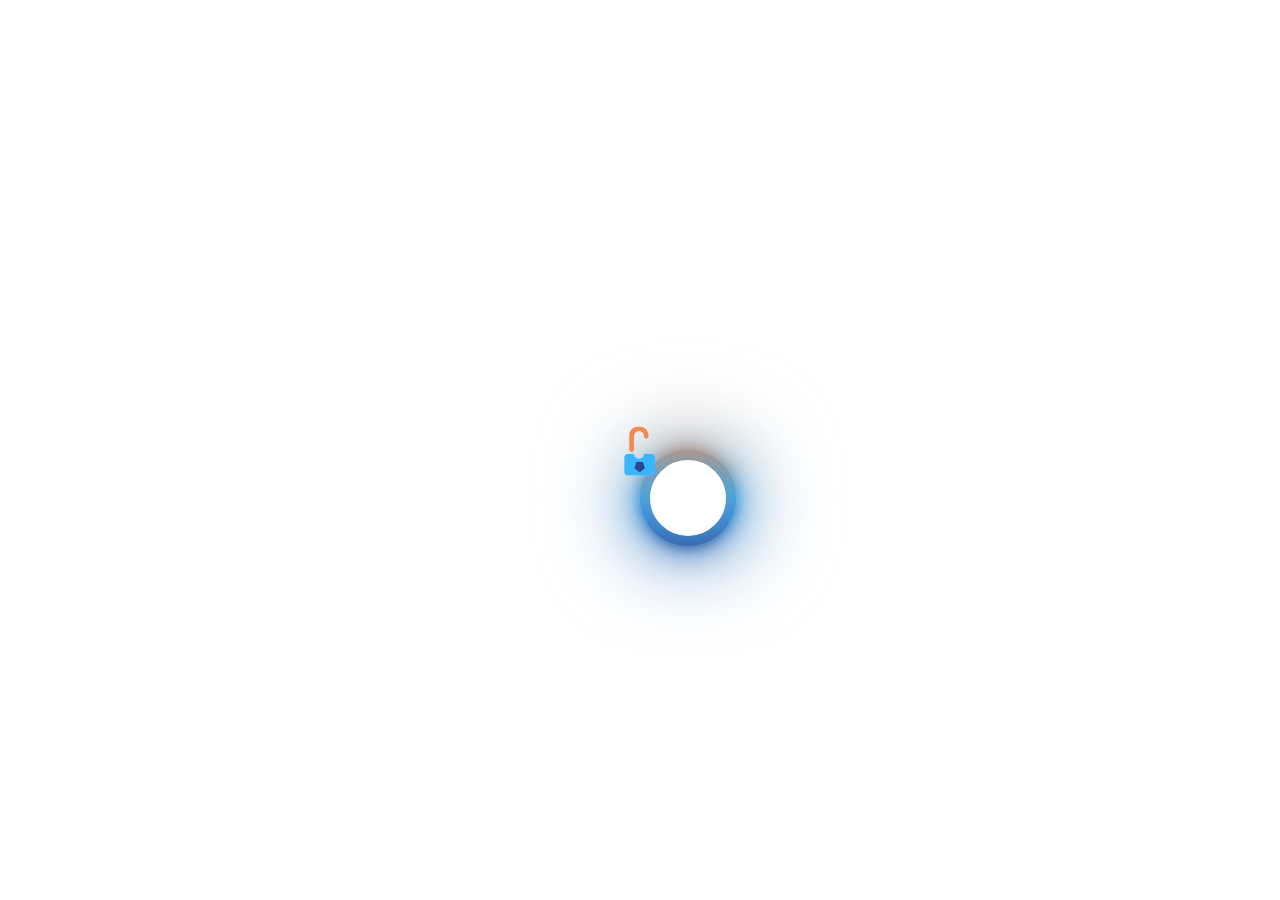
<file: index.html>
<!DOCTYPE html>
<html lang="en">

<head>
    <meta charset="UTF-8">
    <meta name="viewport" content="width=device-width, initial-scale=1.0">
    <link rel="icon" href="/img/logo.png" type="image/x-icon">
    <title>Splash Screen</title>
    <link href="/css/index.css" rel="stylesheet">
    <script src="/js/index.js"></script>
</head>

<body id="splash">
    <img class="icon-splash" src="/img/icon.png" height="70" width="70">
    <div>
        <div class="container">
            <span></span>
            <span></span>
            <span></span>
            <span></span>
        </div>
    </div>
</body>

</html>
</file>
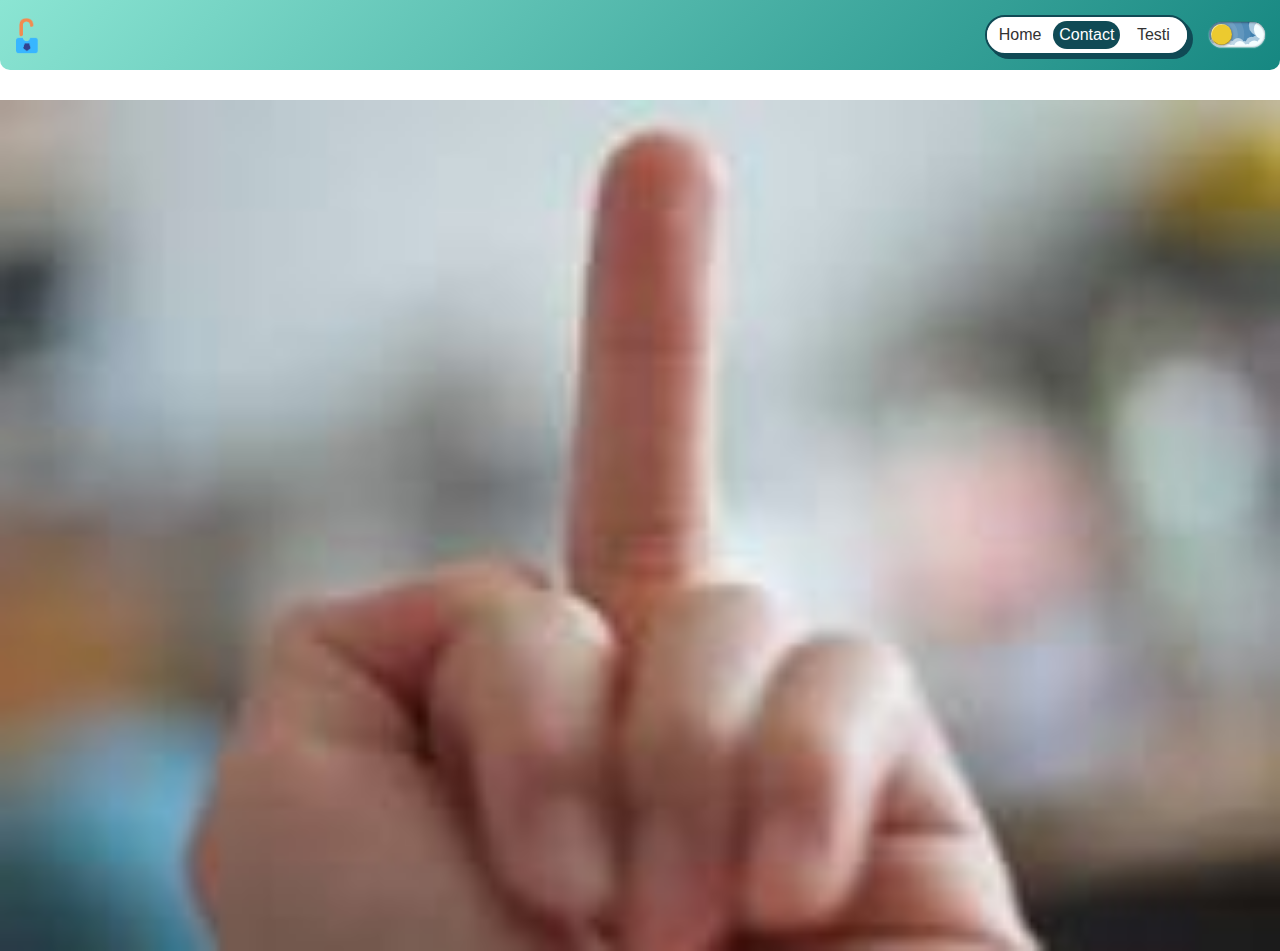
<file: contact.html>
<!DOCTYPE html>
<html lang="en">

<head>
    <meta charset="UTF-8">
    <meta name="viewport" content="width=device-width, initial-scale=1.0">
    <link rel="icon" href="/img/logo.png" type="image/x-icon">
    <title>Jasa Informatika</title>
    <link href="/css/header.css" rel="stylesheet">
    <link href="/css/style.css" rel="stylesheet">
    <link href="/css/footer.css" rel="stylesheet">
    <script src="/js/app.js"></script>
</head>

<body>
    <header class="header">
        <img class="logo" src="/img/icon.png" alt="" height="50" width="50">
        <div class="header-container">

        </div>
        <div class="dark-mode-button">
            <label class="theme-switch">
                <input id="theme-switch" type="checkbox" class="theme-switch__checkbox">
                <div class="theme-switch__container">
                    <div class="theme-switch__clouds"></div>
                    <div class="theme-switch__stars-container">
                        <svg xmlns="http://www.w3.org/2000/svg" viewBox="0 0 144 55" fill="none">
                            <path fill-rule="evenodd" clip-rule="evenodd"
                                d="M135.831 3.00688C135.055 3.85027 134.111 4.29946 133 4.35447C134.111 4.40947 135.055 4.85867 135.831 5.71123C136.607 6.55462 136.996 7.56303 136.996 8.72727C136.996 7.95722 137.172 7.25134 137.525 6.59129C137.886 5.93124 138.372 5.39954 138.98 5.00535C139.598 4.60199 140.268 4.39114 141 4.35447C139.88 4.2903 138.936 3.85027 138.16 3.00688C137.384 2.16348 136.996 1.16425 136.996 0C136.996 1.16425 136.607 2.16348 135.831 3.00688ZM31 23.3545C32.1114 23.2995 33.0551 22.8503 33.8313 22.0069C34.6075 21.1635 34.9956 20.1642 34.9956 19C34.9956 20.1642 35.3837 21.1635 36.1599 22.0069C36.9361 22.8503 37.8798 23.2903 39 23.3545C38.2679 23.3911 37.5976 23.602 36.9802 24.0053C36.3716 24.3995 35.8864 24.9312 35.5248 25.5913C35.172 26.2513 34.9956 26.9572 34.9956 27.7273C34.9956 26.563 34.6075 25.5546 33.8313 24.7112C33.0551 23.8587 32.1114 23.4095 31 23.3545ZM0 36.3545C1.11136 36.2995 2.05513 35.8503 2.83131 35.0069C3.6075 34.1635 3.99559 33.1642 3.99559 32C3.99559 33.1642 4.38368 34.1635 5.15987 35.0069C5.93605 35.8503 6.87982 36.2903 8 36.3545C7.26792 36.3911 6.59757 36.602 5.98015 37.0053C5.37155 37.3995 4.88644 37.9312 4.52481 38.5913C4.172 39.2513 3.99559 39.9572 3.99559 40.7273C3.99559 39.563 3.6075 38.5546 2.83131 37.7112C2.05513 36.8587 1.11136 36.4095 0 36.3545ZM56.8313 24.0069C56.0551 24.8503 55.1114 25.2995 54 25.3545C55.1114 25.4095 56.0551 25.8587 56.8313 26.7112C57.6075 27.5546 57.9956 28.563 57.9956 29.7273C57.9956 28.9572 58.172 28.2513 58.5248 27.5913C58.8864 26.9312 59.3716 26.3995 59.9802 26.0053C60.5976 25.602 61.2679 25.3911 62 25.3545C60.8798 25.2903 59.9361 24.8503 59.1599 24.0069C58.3837 23.1635 57.9956 22.1642 57.9956 21C57.9956 22.1642 57.6075 23.1635 56.8313 24.0069ZM81 25.3545C82.1114 25.2995 83.0551 24.8503 83.8313 24.0069C84.6075 23.1635 84.9956 22.1642 84.9956 21C84.9956 22.1642 85.3837 23.1635 86.1599 24.0069C86.9361 24.8503 87.8798 25.2903 89 25.3545C88.2679 25.3911 87.5976 25.602 86.9802 26.0053C86.3716 26.3995 85.8864 26.9312 85.5248 27.5913C85.172 28.2513 84.9956 28.9572 84.9956 29.7273C84.9956 28.563 84.6075 27.5546 83.8313 26.7112C83.0551 25.8587 82.1114 25.4095 81 25.3545ZM136 36.3545C137.111 36.2995 138.055 35.8503 138.831 35.0069C139.607 34.1635 139.996 33.1642 139.996 32C139.996 33.1642 140.384 34.1635 141.16 35.0069C141.936 35.8503 142.88 36.2903 144 36.3545C143.268 36.3911 142.598 36.602 141.98 37.0053C141.372 37.3995 140.886 37.9312 140.525 38.5913C140.172 39.2513 139.996 39.9572 139.996 40.7273C139.996 39.563 139.607 38.5546 138.831 37.7112C138.055 36.8587 137.111 36.4095 136 36.3545ZM101.831 49.0069C101.055 49.8503 100.111 50.2995 99 50.3545C100.111 50.4095 101.055 50.8587 101.831 51.7112C102.607 52.5546 102.996 53.563 102.996 54.7273C102.996 53.9572 103.172 53.2513 103.525 52.5913C103.886 51.9312 104.372 51.3995 104.98 51.0053C105.598 50.602 106.268 50.3911 107 50.3545C105.88 50.2903 104.936 49.8503 104.16 49.0069C103.384 48.1635 102.996 47.1642 102.996 46C102.996 47.1642 102.607 48.1635 101.831 49.0069Z"
                                fill="currentColor"></path>
                        </svg>
                    </div>
                    <div class="theme-switch__circle-container">
                        <div class="theme-switch__sun-moon-container">
                            <div class="theme-switch__moon">
                                <div class="theme-switch__spot"></div>
                                <div class="theme-switch__spot"></div>
                                <div class="theme-switch__spot"></div>
                            </div>
                        </div>
                    </div>
                </div>
            </label>
        </div>
        <div class="option-button">
            <div class="wrapper">
                <div class="option" id="homeBtn">
                    <input class="input" type="radio" name="btn" value="option1">
                    <label class="btn">
                        <span class="span">Home</span>
                    </label>
                </div>
                <div class="option" id="contactBtn">
                    <input class="input" type="radio" name="btn" value="option2" checked>
                    <label class="btn">
                        <span class="span">Contact</span>
                    </label>
                </div>
                <div class="option" id="testiBtn">
                    <input class="input" type="radio" name="btn" value="option3">
                    <label class="btn">
                        <span class="span">Testi</span>
                    </label>
                </div>
            </div>
        </div>

        </div>

        <!--SCRIPT OPSI HEADER  -->
        <script>
            document.getElementById("homeBtn").addEventListener("click", function () {
                window.location.href = "home.html";
            });

            document.getElementById("contactBtn").addEventListener("click", function () {
                window.location.href = "contact.html";
            });

            document.getElementById("testiBtn").addEventListener("click", function () {
                window.location.href = "testi.html";
            });
        </script>

    </header>
    <img class="fvck"
        src="[data-uri]">
</body>

</html>
</file>
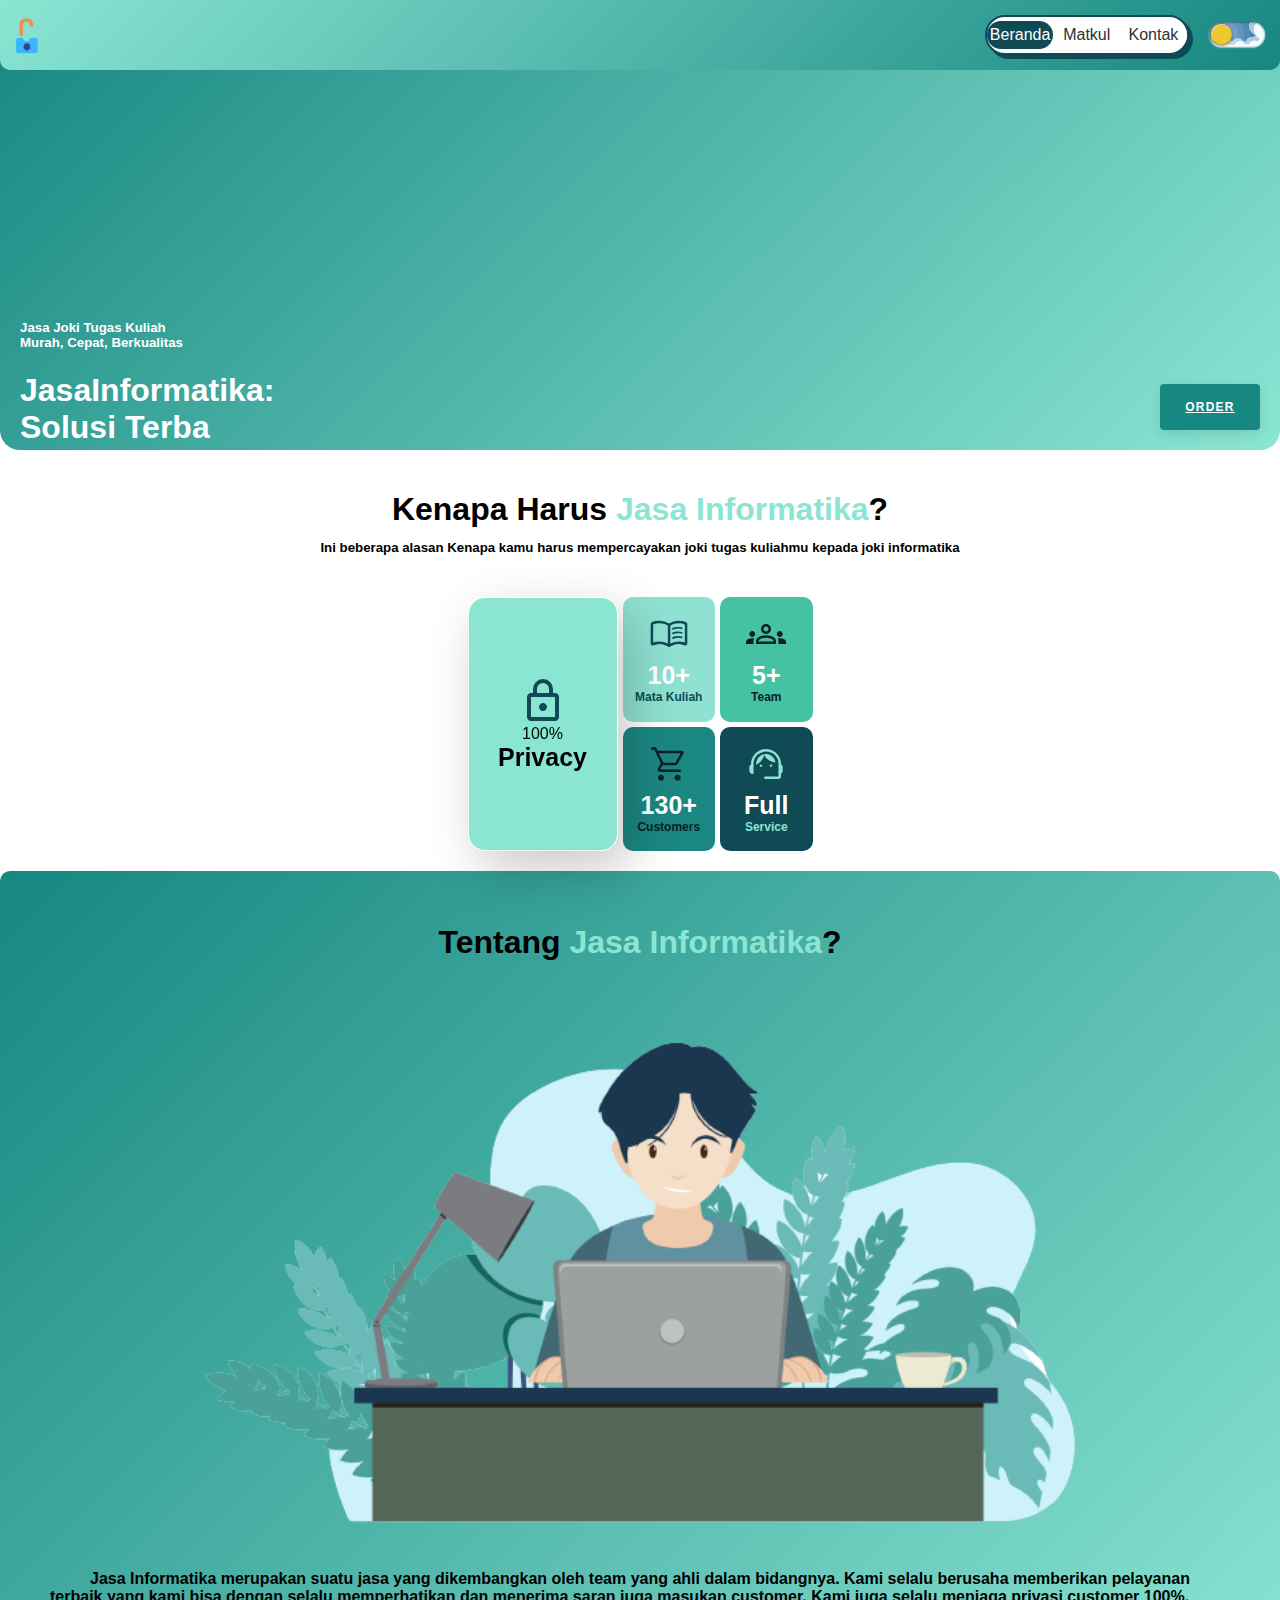
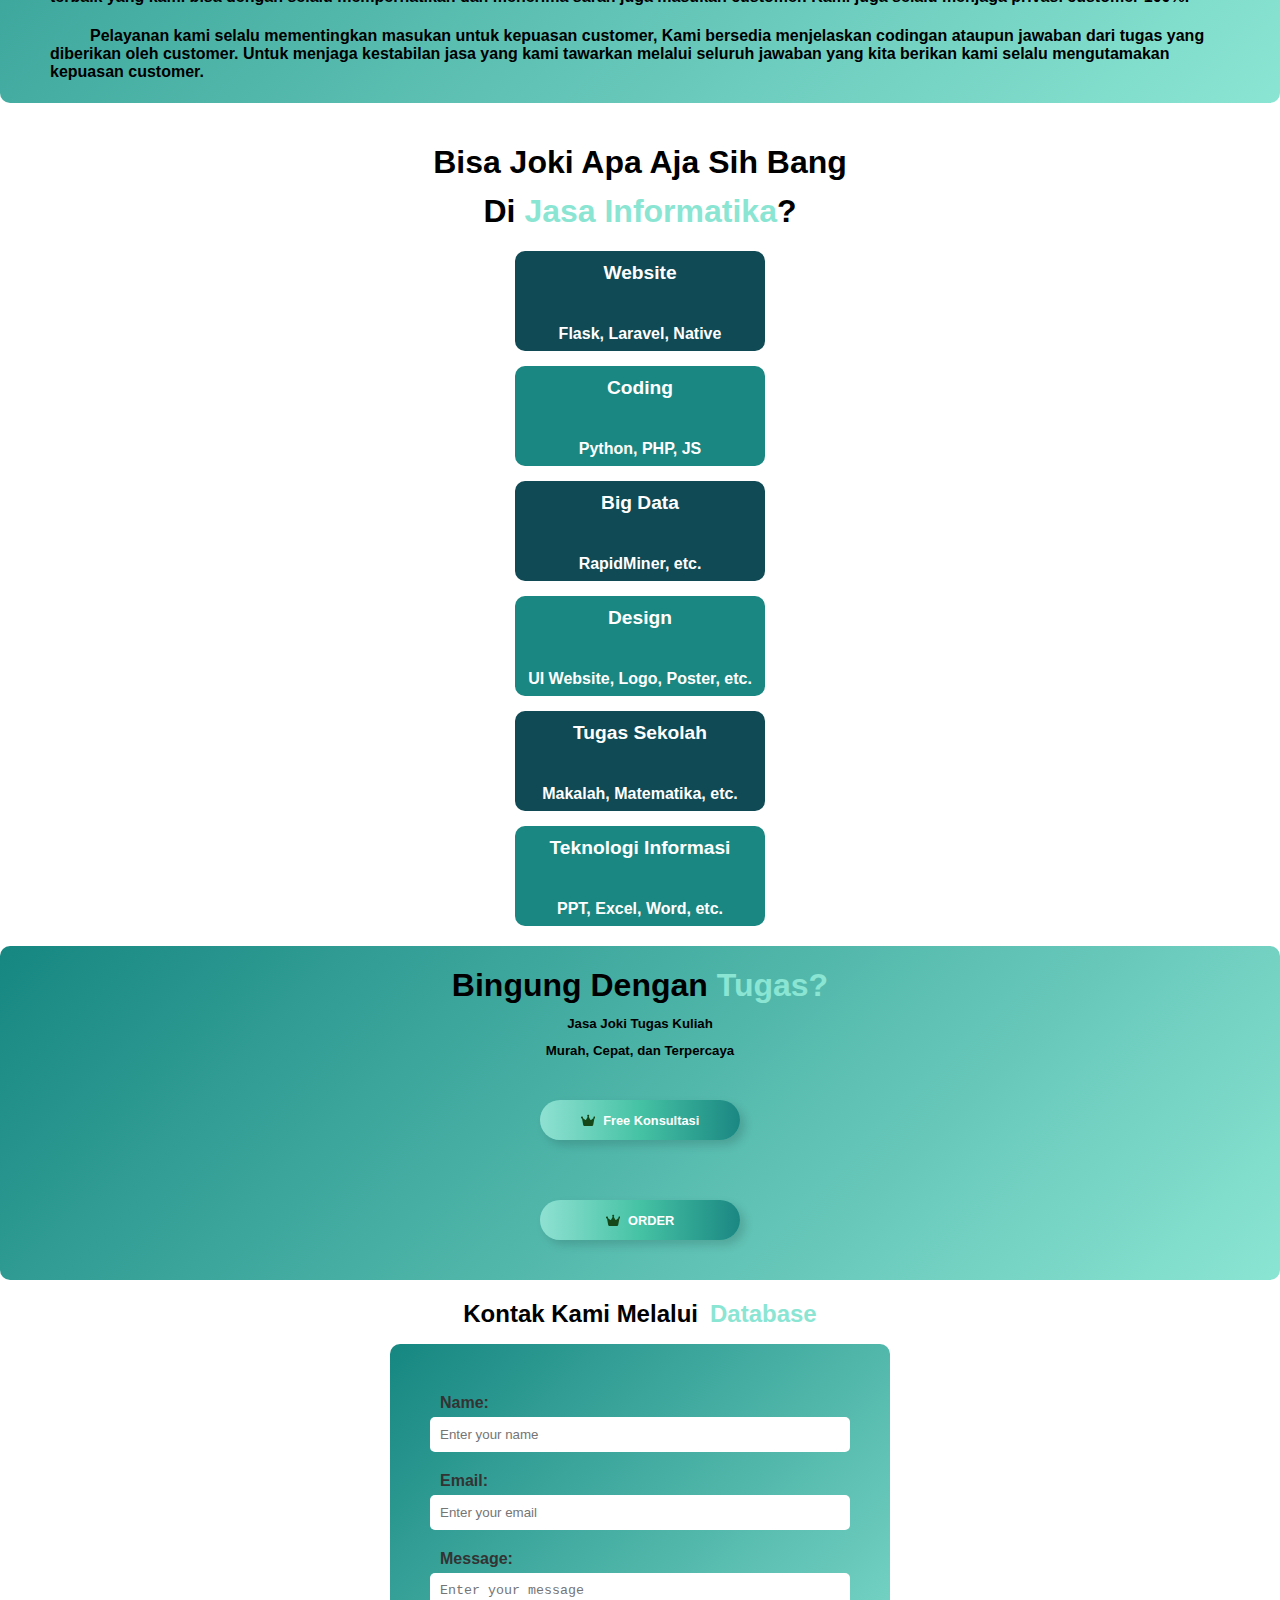
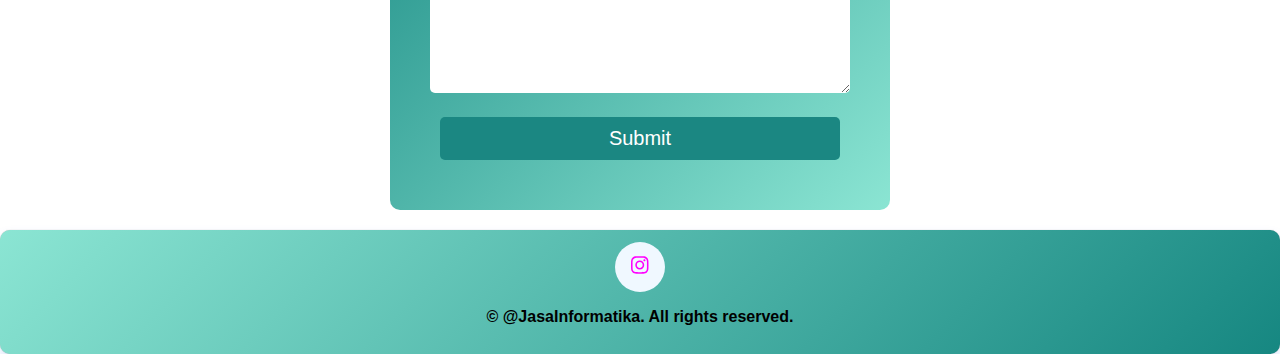
<file: home.html>
<!DOCTYPE html>
<html lang="en">

<head>
    <meta charset="UTF-8">
    <meta name="viewport" content="width=device-width, initial-scale=1.0">
    <link rel="icon" href="/img/logo.png" type="image/x-icon">
    <title>Jasa Informatika</title>
    <link href="/css/header.css" rel="stylesheet">
    <link href="/css/style.css" rel="stylesheet">
    <link href="/css/footer.css" rel="stylesheet">
    <script src="/js/app.js"></script>
</head>

<body>
    <header class="header">
        <img class="logo" src="/img/icon.png" alt="" height="50" width="50">
        <div class="header-container">
        </div>
        <div class="dark-mode-button">
            <label class="theme-switch">
                <input id="theme-switch" type="checkbox" class="theme-switch__checkbox">
                <div class="theme-switch__container">
                    <div class="theme-switch__clouds"></div>
                    <div class="theme-switch__stars-container">
                        <svg xmlns="http://www.w3.org/2000/svg" viewBox="0 0 144 55" fill="none">
                            <path fill-rule="evenodd" clip-rule="evenodd"
                                d="M135.831 3.00688C135.055 3.85027 134.111 4.29946 133 4.35447C134.111 4.40947 135.055 4.85867 135.831 5.71123C136.607 6.55462 136.996 7.56303 136.996 8.72727C136.996 7.95722 137.172 7.25134 137.525 6.59129C137.886 5.93124 138.372 5.39954 138.98 5.00535C139.598 4.60199 140.268 4.39114 141 4.35447C139.88 4.2903 138.936 3.85027 138.16 3.00688C137.384 2.16348 136.996 1.16425 136.996 0C136.996 1.16425 136.607 2.16348 135.831 3.00688ZM31 23.3545C32.1114 23.2995 33.0551 22.8503 33.8313 22.0069C34.6075 21.1635 34.9956 20.1642 34.9956 19C34.9956 20.1642 35.3837 21.1635 36.1599 22.0069C36.9361 22.8503 37.8798 23.2903 39 23.3545C38.2679 23.3911 37.5976 23.602 36.9802 24.0053C36.3716 24.3995 35.8864 24.9312 35.5248 25.5913C35.172 26.2513 34.9956 26.9572 34.9956 27.7273C34.9956 26.563 34.6075 25.5546 33.8313 24.7112C33.0551 23.8587 32.1114 23.4095 31 23.3545ZM0 36.3545C1.11136 36.2995 2.05513 35.8503 2.83131 35.0069C3.6075 34.1635 3.99559 33.1642 3.99559 32C3.99559 33.1642 4.38368 34.1635 5.15987 35.0069C5.93605 35.8503 6.87982 36.2903 8 36.3545C7.26792 36.3911 6.59757 36.602 5.98015 37.0053C5.37155 37.3995 4.88644 37.9312 4.52481 38.5913C4.172 39.2513 3.99559 39.9572 3.99559 40.7273C3.99559 39.563 3.6075 38.5546 2.83131 37.7112C2.05513 36.8587 1.11136 36.4095 0 36.3545ZM56.8313 24.0069C56.0551 24.8503 55.1114 25.2995 54 25.3545C55.1114 25.4095 56.0551 25.8587 56.8313 26.7112C57.6075 27.5546 57.9956 28.563 57.9956 29.7273C57.9956 28.9572 58.172 28.2513 58.5248 27.5913C58.8864 26.9312 59.3716 26.3995 59.9802 26.0053C60.5976 25.602 61.2679 25.3911 62 25.3545C60.8798 25.2903 59.9361 24.8503 59.1599 24.0069C58.3837 23.1635 57.9956 22.1642 57.9956 21C57.9956 22.1642 57.6075 23.1635 56.8313 24.0069ZM81 25.3545C82.1114 25.2995 83.0551 24.8503 83.8313 24.0069C84.6075 23.1635 84.9956 22.1642 84.9956 21C84.9956 22.1642 85.3837 23.1635 86.1599 24.0069C86.9361 24.8503 87.8798 25.2903 89 25.3545C88.2679 25.3911 87.5976 25.602 86.9802 26.0053C86.3716 26.3995 85.8864 26.9312 85.5248 27.5913C85.172 28.2513 84.9956 28.9572 84.9956 29.7273C84.9956 28.563 84.6075 27.5546 83.8313 26.7112C83.0551 25.8587 82.1114 25.4095 81 25.3545ZM136 36.3545C137.111 36.2995 138.055 35.8503 138.831 35.0069C139.607 34.1635 139.996 33.1642 139.996 32C139.996 33.1642 140.384 34.1635 141.16 35.0069C141.936 35.8503 142.88 36.2903 144 36.3545C143.268 36.3911 142.598 36.602 141.98 37.0053C141.372 37.3995 140.886 37.9312 140.525 38.5913C140.172 39.2513 139.996 39.9572 139.996 40.7273C139.996 39.563 139.607 38.5546 138.831 37.7112C138.055 36.8587 137.111 36.4095 136 36.3545ZM101.831 49.0069C101.055 49.8503 100.111 50.2995 99 50.3545C100.111 50.4095 101.055 50.8587 101.831 51.7112C102.607 52.5546 102.996 53.563 102.996 54.7273C102.996 53.9572 103.172 53.2513 103.525 52.5913C103.886 51.9312 104.372 51.3995 104.98 51.0053C105.598 50.602 106.268 50.3911 107 50.3545C105.88 50.2903 104.936 49.8503 104.16 49.0069C103.384 48.1635 102.996 47.1642 102.996 46C102.996 47.1642 102.607 48.1635 101.831 49.0069Z"
                                fill="currentColor"></path>
                        </svg>
                    </div>
                    <div class="theme-switch__circle-container">
                        <div class="theme-switch__sun-moon-container">
                            <div class="theme-switch__moon">
                                <div class="theme-switch__spot"></div>
                                <div class="theme-switch__spot"></div>
                                <div class="theme-switch__spot"></div>
                            </div>
                        </div>
                    </div>
                </div>
            </label>
        </div>
        <div class="option-button">
            <div class="wrapper">
                <div class="option" id="homeBtn">
                    <input class="input" type="radio" name="btn" value="option1" checked>
                    <label class="btn">
                        <span class="span">Beranda</span>
                    </label>
                </div>
                <div class="option" id="contactBtn">
                    <input class="input" type="radio" name="btn" value="option2">
                    <label class="btn">
                        <span class="span">Matkul</span>
                    </label>
                </div>
                <div class="option" id="testiBtn">
                    <input class="input" type="radio" name="btn" value="option3">
                    <label class="btn">
                        <span class="span">Kontak</span>
                    </label>
                </div>
            </div>
        </div>

    </header>

    <main>
        <section id="beranda" class=" banner">
            
            <div>
                <h5 class="info">Jasa Joki Tugas Kuliah<br>
                    Murah, Cepat, Berkualitas</h5>
                <h1 class="info2">JasaInformatika:<br>
                    Solusi
                    <span id="textAnimation"></span></h1>

            </div>
            
            <div class="btn-container">
                <a href="https://wa.me/62859106566933" target="_blank" class="btnorder">
                    <i class="animation"></i>Order<i class="animation"></i>
                </a>
            </div>
        </section>

        <section class="benefit">
            <h1>Kenapa Harus <span class="highlighted"> Jasa Informatika</span>?</h1>


            <h5 class="info3">Ini beberapa alasan Kenapa kamu harus mempercayakan joki tugas kuliahmu kepada joki
                informatika</h5>

        </section>

        <section class="carditem">
            <div class="card-privasi">
                <svg fill="rgba(16,74,85,255)" xmlns="http://www.w3.org/2000/svg" height="48" viewBox="0 -960 960 960"
                    width="48">
                    <path
                        d="M240-80q-33 0-56.5-23.5T160-160v-400q0-33 23.5-56.5T240-640h40v-80q0-83 58.5-141.5T480-920q83 0 141.5 58.5T680-720v80h40q33 0 56.5 23.5T800-560v400q0 33-23.5 56.5T720-80H240Zm0-80h480v-400H240v400Zm240-120q33 0 56.5-23.5T560-360q0-33-23.5-56.5T480-440q-33 0-56.5 23.5T400-360q0 33 23.5 56.5T480-280ZM360-640h240v-80q0-50-35-85t-85-35q-50 0-85 35t-35 85v80ZM240-160v-400 400Z" />
                </svg>
                <span class="quantity-priva"> 100% </span>
                <span class="quantity"> Privacy </span>
            </div>
            <div class="card">
                <div class="item item--1">
                    <svg fill="rgba(16,74,85,255)" xmlns="http://www.w3.org/2000/svg" height="48"
                        viewBox="0 -960 960 960" width="48">
                        <path
                            d="M560-574v-48q33-14 67.5-21t72.5-7q26 0 51 4t49 10v44q-24-9-48.5-13.5T700-610q-38 0-73 9.5T560-574Zm0 220v-49q33-13.5 67.5-20.25T700-430q26 0 51 4t49 10v44q-24-9-48.5-13.5T700-390q-38 0-73 9t-67 27Zm0-110v-48q33-14 67.5-21t72.5-7q26 0 51 4t49 10v44q-24-9-48.5-13.5T700-500q-38 0-73 9.5T560-464ZM248-300q53.566 0 104.283 12.5T452-250v-427q-45-30-97.619-46.5Q301.763-740 248-740q-38 0-74.5 9.5T100-707v434q31-14 70.5-20.5T248-300Zm264 50q50-25 98-37.5T712-300q38 0 78.5 6t69.5 16v-429q-34-17-71.822-25-37.823-8-76.178-8-54 0-104.5 16.5T512-677v427Zm-30 90q-51-38-111-58.5T248-239q-36.537 0-71.768 9Q141-221 106-208q-23.1 11-44.55-3Q40-225 40-251v-463q0-15 7-27.5T68-761q42-20 87.395-29.5Q200.789-800 248-800q63 0 122.5 17T482-731q51-35 109.5-52T712-800q46.868 0 91.934 9.5Q849-781 891-761q14 7 21.5 19.5T920-714v463q0 27.894-22.5 42.447Q875-194 853-208q-34-14-69.232-22.5Q748.537-239 712-239q-63 0-121 21t-109 58ZM276-489Z" />
                    </svg>
                    <span class="quantity"> 10+ </span>
                    <span class="text text--1"> Mata Kuliah </span>
                </div>
                <div class="item item--2">
                    <svg fill="rgba(11,32,37,255)" xmlns="http://www.w3.org/2000/svg" height="48"
                        viewBox="0 -960 960 960" width="48">
                        <path
                            d="M0-240v-53q0-38.567 41.5-62.784Q83-380 150.376-380q12.165 0 23.395.5Q185-379 196-377.348q-8 17.348-12 35.165T180-305v65H0Zm240 0v-65q0-32 17.5-58.5T307-410q32-20 76.5-30t96.5-10q53 0 97.5 10t76.5 30q32 20 49 46.5t17 58.5v65H240Zm540 0v-65q0-19.861-3.5-37.431Q773-360 765-377.273q11-1.727 22.171-2.227 11.172-.5 22.829-.5 67.5 0 108.75 23.768T960-293v53H780Zm-480-60h360v-6q0-37-50.5-60.5T480-390q-79 0-129.5 23.5T300-305v5ZM149.567-410Q121-410 100.5-430.562 80-451.125 80-480q0-29 20.562-49.5Q121.125-550 150-550q29 0 49.5 20.5t20.5 49.933Q220-451 199.5-430.5T149.567-410Zm660 0Q781-410 760.5-430.562 740-451.125 740-480q0-29 20.562-49.5Q781.125-550 810-550q29 0 49.5 20.5t20.5 49.933Q880-451 859.5-430.5T809.567-410ZM480-480q-50 0-85-35t-35-85q0-51 35-85.5t85-34.5q51 0 85.5 34.5T600-600q0 50-34.5 85T480-480Zm.351-60Q506-540 523-557.351t17-43Q540-626 522.851-643t-42.5-17Q455-660 437.5-642.851t-17.5 42.5Q420-575 437.351-557.5t43 17.5ZM480-300Zm0-300Z" />
                    </svg>
                    <span class="quantity"> 5+ </span>
                    <span class="text text--2"> Team </span>
                </div>
                <div class="item item--3">
                    <svg fill="rgba(11,32,37,255)" xmlns="http://www.w3.org/2000/svg" height="48"
                        viewBox="0 -960 960 960" width="48">
                        <path
                            d="M286.788-81Q257-81 236-102.212q-21-21.213-21-51Q215-183 236.212-204q21.213-21 51-21Q317-225 338-203.788q21 21.213 21 51Q359-123 337.788-102q-21.213 21-51 21Zm400 0Q657-81 636-102.212q-21-21.213-21-51Q615-183 636.212-204q21.213-21 51-21Q717-225 738-203.788q21 21.213 21 51Q759-123 737.788-102q-21.213 21-51 21ZM235-741l110 228h288l125-228H235Zm-30-60h589.074q22.964 0 34.945 21Q841-759 829-738L694-495q-11 19-28.559 30.5Q647.881-453 627-453H324l-56 104h491v60H277q-42 0-60.5-28t.5-63l64-118-152-322H51v-60h117l37 79Zm140 288h288-288Z" />
                    </svg>
                    <span class="quantity"> 130+ </span>
                    <span class="text text--3"> Customers </span>
                </div>
                <div class="item item--4">
                    <svg fill="rgba(140,228,211,255)" xmlns="http://www.w3.org/2000/svg" height="48"
                        viewBox="0 -960 960 960" width="48">
                        <path
                            d="M440-120v-60h340v-304q0-123.686-87.321-209.843Q605.357-780 480-780t-212.679 86.157Q180-607.686 180-484v244h-20q-33 0-56.5-23.5T80-320v-80q0-21 10.5-39.5T120-469l3-53q8-68 39.5-126t79-101q47.5-43 109-67T480-840q68 0 129 24t109 66.5Q766-707 797-649t40 126l3 52q19 9 29.5 27t10.5 38v92q0 20-10.5 38T840-249v69q0 24.75-17.625 42.375T780-120H440Zm-80.175-290Q347-410 338.5-418.675q-8.5-8.676-8.5-21.5 0-12.825 8.675-21.325 8.676-8.5 21.5-8.5 12.825 0 21.325 8.675 8.5 8.676 8.5 21.5 0 12.825-8.675 21.325-8.676 8.5-21.5 8.5Zm240 0Q587-410 578.5-418.675q-8.5-8.676-8.5-21.5 0-12.825 8.675-21.325 8.676-8.5 21.5-8.5 12.825 0 21.325 8.675 8.5 8.676 8.5 21.5 0 12.825-8.675 21.325-8.676 8.5-21.5 8.5ZM241-462q-7-106 64-182t177-76q87 0 151 57.5T711-519q-89-1-162.5-50T434.719-698Q419-618 367.5-555.5 316-493 241-462Z" />
                    </svg>
                    <span class="quantity"> Full </span>
                    <span class="text text--4"> Service </span>
                </div>
            </div>
        </section>

        <section class="tentang">
            <div class="container">
                <p>
                    <h1>Tentang <span class="highlighted"> Jasa Informatika</span>?</h1>

                </p>
                <img class="imgtentang" src="/img/tentang.png">
                <div class="deskripsi">
                    <p>
                        <h4><strong>&ensp;&ensp;&ensp;&ensp;&ensp;Jasa Informatika merupakan suatu jasa yang
                                dikembangkan oleh team yang ahli dalam
                                bidangnya. Kami selalu berusaha memberikan pelayanan terbaik yang kami bisa dengan
                                selalu memperhatikan dan menerima saran juga masukan customer. Kami juga selalu menjaga
                                privasi customer 100%.</h4>
                    </p>
                    <p>
                        <h4><strong>&ensp;&ensp;&ensp;&ensp;&ensp;Pelayanan kami selalu mementingkan masukan untuk kepuasan customer, Kami bersedia menjelaskan codingan ataupun jawaban dari tugas yang diberikan oleh customer. Untuk menjaga kestabilan jasa yang kami tawarkan melalui seluruh jawaban yang kita berikan kami selalu mengutamakan kepuasan customer.</h4>
                    </p>
                </div>
            </div>
        </section>

        <section id="matkul" class="skill">
            <div class="containerpolos">

                <h1>Bisa Joki Apa Aja Sih Bang</h1>
                <h1 class="marg">Di<span class="highlighted"> Jasa Informatika</span>?</h1>
                <div class="cards">
                    <div class="card c1">
                        <p class="tip">Website</p>
                        <p class="second-text">Flask, Laravel, Native</p>
                    </div>
                    <div class="card c2">
                        <p class="tip">Coding</p>
                        <p class="second-text">Python, PHP, JS</p>
                    </div>
                    <div class="card c3">
                        <p class="tip">Big Data</p>
                        <p class="second-text">RapidMiner, etc.</p>
                    </div>
                    <div class="card c4">
                        <p class="tip">Design</p>
                        <p class="second-text">UI Website, Logo, Poster, etc.</p>
                    </div>
                    <div class="card c5">
                        <p class="tip">Tugas Sekolah</p>
                        <p class="second-text">Makalah, Matematika, etc.</p>
                    </div>
                    <div class="card c6">
                        <p class="tip">Teknologi Informasi</p>
                        <p class="second-text">PPT, Excel, Word, etc.</p>
                    </div>
                </div>
            </div>
        </section>

        <section id="kontak" class="order">
            <div class="container">
                <h1>Bingung Dengan <span class="highlighted">Tugas?</span></h1>
                <h5 class="info3">Jasa Joki Tugas Kuliah
                </h5>
                <h5 class="info3">Murah, Cepat, dan Terpercaya
                </h5>

                <a class="konsul" href="https://wa.me/62859106566933" target="_blank">
                    <button class="btnkonsul">
                        <svg viewBox="0 0 576 512" height="1em" class="logoIcon">
                            <path
                                d="M309 106c11.4-7 19-19.7 19-34c0-22.1-17.9-40-40-40s-40 17.9-40 40c0 14.4 7.6 27 19 34L209.7 220.6c-9.1 18.2-32.7 23.4-48.6 10.7L72 160c5-6.7 8-15 8-24c0-22.1-17.9-40-40-40S0 113.9 0 136s17.9 40 40 40c.2 0 .5 0 .7 0L86.4 427.4c5.5 30.4 32 52.6 63 52.6H426.6c30.9 0 57.4-22.1 63-52.6L535.3 176c.2 0 .5 0 .7 0c22.1 0 40-17.9 40-40s-17.9-40-40-40s-40 17.9-40 40c0 9 3 17.3 8 24l-89.1 71.3c-15.9 12.7-39.5 7.5-48.6-10.7L309 106z">
                            </path>
                        </svg>
                        Free Konsultasi
                    </button>
                </a>

                <a class="konsul" href="https://wa.me/62859106566933" target="_blank">
                    <button class="btnkonsul">
                        <svg viewBox="0 0 576 512" height="1em" class="logoIcon">
                            <path
                                d="M309 106c11.4-7 19-19.7 19-34c0-22.1-17.9-40-40-40s-40 17.9-40 40c0 14.4 7.6 27 19 34L209.7 220.6c-9.1 18.2-32.7 23.4-48.6 10.7L72 160c5-6.7 8-15 8-24c0-22.1-17.9-40-40-40S0 113.9 0 136s17.9 40 40 40c.2 0 .5 0 .7 0L86.4 427.4c5.5 30.4 32 52.6 63 52.6H426.6c30.9 0 57.4-22.1 63-52.6L535.3 176c.2 0 .5 0 .7 0c22.1 0 40-17.9 40-40s-17.9-40-40-40s-40 17.9-40 40c0 9 3 17.3 8 24l-89.1 71.3c-15.9 12.7-39.5 7.5-48.6-10.7L309 106z">
                            </path>
                        </svg>
                        ORDER
                    </button>
                </a>
            </div>

        </section>
        
        <p>
            <h2 class="kontakkami">Kontak Kami Melalui <span class="highlighted">&ensp;Database</span> </h2>
        </p>
        <!-- <section class="testimoni">
            <div class="containerpolos">
                <h1>Testimonial<span class="highlighted"> Jasa Informatika</span></h1>
                <h4 class="info3">Kami memberikan kemudahan dalam proses order jasa joki tugas demi kenyamanan pelayanan
                </h4>
                <div class="containerpolos">
                    <img class="imgtentang" src="/img/tentang.jpg">
                </div>
                <div class="containerpolos">
                    <img class="imgtentang" src="/img/tentang.jpg">
                </div>
                <div class="containerpolos">
                    <img class="imgtentang" src="/img/tentang.jpg">
                </div>
                <div class="containerpolos">
                    <img class="imgtentang" src="/img/tentang.jpg">
                </div>
                <div class="containerpolos">
                    <img class="imgtentang" src="/img/tentang.jpg">
                </div>
            </div>
        </section> -->
        <section class="form">
            <div class="sectionpolos">
                <form id="form" action="https://formspree.io/f/xbjvznvd" method="POST" class="colorful-form">
                    <div class="form-group">
                        <label class="form-label" for="nama">Name:</label>
                        <input required="" placeholder="Enter your name" class="form-input" type="text" name="nama" id="nama">
                    </div>
                    <div class="form-group">
                        <label class="form-label" for="email">Email:</label>
                        <input required="" placeholder="Enter your email" class="form-input" name="email" id="email"
                            type="email">
                    </div>
                    <div class="form-group">
                        <label class="form-label" for="message">Message:</label>
                        <textarea required="" placeholder="Enter your message" class="form-input" name="message"
                            id="message"></textarea>
                    </div>
                    <button class="form-button" type="submit">Submit</button>
                </form>

            </div>
        </section>
    </main>

    <footer class="footer">
        <div class="containerfooter">
            <!-- <div class="parent">
                <div class="child child-1">
                    <button class="button btn-1">
                        <svg xmlns="http://www.w3.org/2000/svg" height="1em" viewBox="0 0 512 512" fill="#1e90ff">
                            <path
                                d="M459.37 151.716c.325 4.548.325 9.097.325 13.645 0 138.72-105.583 298.558-298.558 298.558-59.452 0-114.68-17.219-161.137-47.106 8.447.974 16.568 1.299 25.34 1.299 49.055 0 94.213-16.568 130.274-44.832-46.132-.975-84.792-31.188-98.112-72.772 6.498.974 12.995 1.624 19.818 1.624 9.421 0 18.843-1.3 27.614-3.573-48.081-9.747-84.143-51.98-84.143-102.985v-1.299c13.969 7.797 30.214 12.67 47.431 13.319-28.264-18.843-46.781-51.005-46.781-87.391 0-19.492 5.197-37.36 14.294-52.954 51.655 63.675 129.3 105.258 216.365 109.807-1.624-7.797-2.599-15.918-2.599-24.04 0-57.828 46.782-104.934 104.934-104.934 30.213 0 57.502 12.67 76.67 33.137 23.715-4.548 46.456-13.32 66.599-25.34-7.798 24.366-24.366 44.833-46.132 57.827 21.117-2.273 41.584-8.122 60.426-16.243-14.292 20.791-32.161 39.308-52.628 54.253z">
                            </path>
                        </svg>
                    </button>
                </div> -->
                <a href="https://www.instagram.com/jasainformatika" target="blank">
                <div class="child child-2">
                    <button class="button btn-2">
                        <svg xmlns="http://www.w3.org/2000/svg" height="1em" viewBox="0 0 448 512" fill="#ff00ff">
                            <path
                                d="M224.1 141c-63.6 0-114.9 51.3-114.9 114.9s51.3 114.9 114.9 114.9S339 319.5 339 255.9 287.7 141 224.1 141zm0 189.6c-41.1 0-74.7-33.5-74.7-74.7s33.5-74.7 74.7-74.7 74.7 33.5 74.7 74.7-33.6 74.7-74.7 74.7zm146.4-194.3c0 14.9-12 26.8-26.8 26.8-14.9 0-26.8-12-26.8-26.8s12-26.8 26.8-26.8 26.8 12 26.8 26.8zm76.1 27.2c-1.7-35.9-9.9-67.7-36.2-93.9-26.2-26.2-58-34.4-93.9-36.2-37-2.1-147.9-2.1-184.9 0-35.8 1.7-67.6 9.9-93.9 36.1s-34.4 58-36.2 93.9c-2.1 37-2.1 147.9 0 184.9 1.7 35.9 9.9 67.7 36.2 93.9s58 34.4 93.9 36.2c37 2.1 147.9 2.1 184.9 0 35.9-1.7 67.7-9.9 93.9-36.2 26.2-26.2 34.4-58 36.2-93.9 2.1-37 2.1-147.8 0-184.8zM398.8 388c-7.8 19.6-22.9 34.7-42.6 42.6-29.5 11.7-99.5 9-132.1 9s-102.7 2.6-132.1-9c-19.6-7.8-34.7-22.9-42.6-42.6-11.7-29.5-9-99.5-9-132.1s-2.6-102.7 9-132.1c7.8-19.6 22.9-34.7 42.6-42.6 29.5-11.7 99.5-9 132.1-9s102.7-2.6 132.1 9c19.6 7.8 34.7 22.9 42.6 42.6 11.7 29.5 9 99.5 9 132.1s2.7 102.7-9 132.1z">
                            </path>
                        </svg></button>
                </div>
            </a>
                <!-- <div class="child child-3">
                    <button class="button btn-3">
                        <svg xmlns="http://www.w3.org/2000/svg" height="1em" viewBox="0 0 496 512">
                            <path
                                d="M165.9 397.4c0 2-2.3 3.6-5.2 3.6-3.3.3-5.6-1.3-5.6-3.6 0-2 2.3-3.6 5.2-3.6 3-.3 5.6 1.3 5.6 3.6zm-31.1-4.5c-.7 2 1.3 4.3 4.3 4.9 2.6 1 5.6 0 6.2-2s-1.3-4.3-4.3-5.2c-2.6-.7-5.5.3-6.2 2.3zm44.2-1.7c-2.9.7-4.9 2.6-4.6 4.9.3 2 2.9 3.3 5.9 2.6 2.9-.7 4.9-2.6 4.6-4.6-.3-1.9-3-3.2-5.9-2.9zM244.8 8C106.1 8 0 113.3 0 252c0 110.9 69.8 205.8 169.5 239.2 12.8 2.3 17.3-5.6 17.3-12.1 0-6.2-.3-40.4-.3-61.4 0 0-70 15-84.7-29.8 0 0-11.4-29.1-27.8-36.6 0 0-22.9-15.7 1.6-15.4 0 0 24.9 2 38.6 25.8 21.9 38.6 58.6 27.5 72.9 20.9 2.3-16 8.8-27.1 16-33.7-55.9-6.2-112.3-14.3-112.3-110.5 0-27.5 7.6-41.3 23.6-58.9-2.6-6.5-11.1-33.3 2.6-67.9 20.9-6.5 69 27 69 27 20-5.6 41.5-8.5 62.8-8.5s42.8 2.9 62.8 8.5c0 0 48.1-33.6 69-27 13.7 34.7 5.2 61.4 2.6 67.9 16 17.7 25.8 31.5 25.8 58.9 0 96.5-58.9 104.2-114.8 110.5 9.2 7.9 17 22.9 17 46.4 0 33.7-.3 75.4-.3 83.6 0 6.5 4.6 14.4 17.3 12.1C428.2 457.8 496 362.9 496 252 496 113.3 383.5 8 244.8 8zM97.2 352.9c-1.3 1-1 3.3.7 5.2 1.6 1.6 3.9 2.3 5.2 1 1.3-1 1-3.3-.7-5.2-1.6-1.6-3.9-2.3-5.2-1zm-10.8-8.1c-.7 1.3.3 2.9 2.3 3.9 1.6 1 3.6.7 4.3-.7.7-1.3-.3-2.9-2.3-3.9-2-.6-3.6-.3-4.3.7zm32.4 35.6c-1.6 1.3-1 4.3 1.3 6.2 2.3 2.3 5.2 2.6 6.5 1 1.3-1.3.7-4.3-1.3-6.2-2.2-2.3-5.2-2.6-6.5-1zm-11.4-14.7c-1.6 1-1.6 3.6 0 5.9 1.6 2.3 4.3 3.3 5.6 2.3 1.6-1.3 1.6-3.9 0-6.2-1.4-2.3-4-3.3-5.6-2z">
                            </path>
                        </svg></button>
                </div>
                <div class="child child-4">
                    <button class="button btn-4">
                        <svg xmlns="http://www.w3.org/2000/svg" height="1em" viewBox="0 0 320 512" fill="#4267B2">
                            <path
                                d="M279.14 288l14.22-92.66h-88.91v-60.13c0-25.35 12.42-50.06 52.24-50.06h40.42V6.26S260.43 0 225.36 0c-73.22 0-121.08 44.38-121.08 124.72v70.62H22.89V288h81.39v224h100.17V288z">
                            </path>
                        </svg></button>
                </div> -->
            </div>
        </div>
        <p>&copy; @JasaInformatika. All rights reserved.</p>
    </footer>

    <!--SCRIPT OPSI HEADER  -->
    <script>
        document.getElementById("homeBtn").addEventListener("click", function () {
            window.location.href = "#beranda";
        });

        document.getElementById("contactBtn").addEventListener("click", function () {
            window.location.href = "#matkul";
        });

        document.getElementById("testiBtn").addEventListener("click", function () {
            window.location.href = "#kontak";
        });
    </script>

    <!-- Script Text -->
    <script>
        var textElement = document.getElementById("textAnimation");
        var texts = ["Terbaik", "Termurah", "Terlengkap"];
        var textIndex = 0;
        var charIndex = 0;

        function animateText() {
            if (textIndex < texts.length) {
                if (charIndex < texts[textIndex].length) {
                    textElement.innerHTML += texts[textIndex].charAt(charIndex);
                    charIndex++;
                    setTimeout(animateText, 200); // Ganti nilai ini untuk mengatur kecepatan tampilan teks
                } else {
                    setTimeout(function () {
                        textElement.innerHTML = "";
                        charIndex = 0;
                        textIndex = (textIndex + 1) % texts.length;
                        animateText();
                    }, 1000);
                }
            }
        }

        animateText();
    </script>
</body>

</html>
</file>
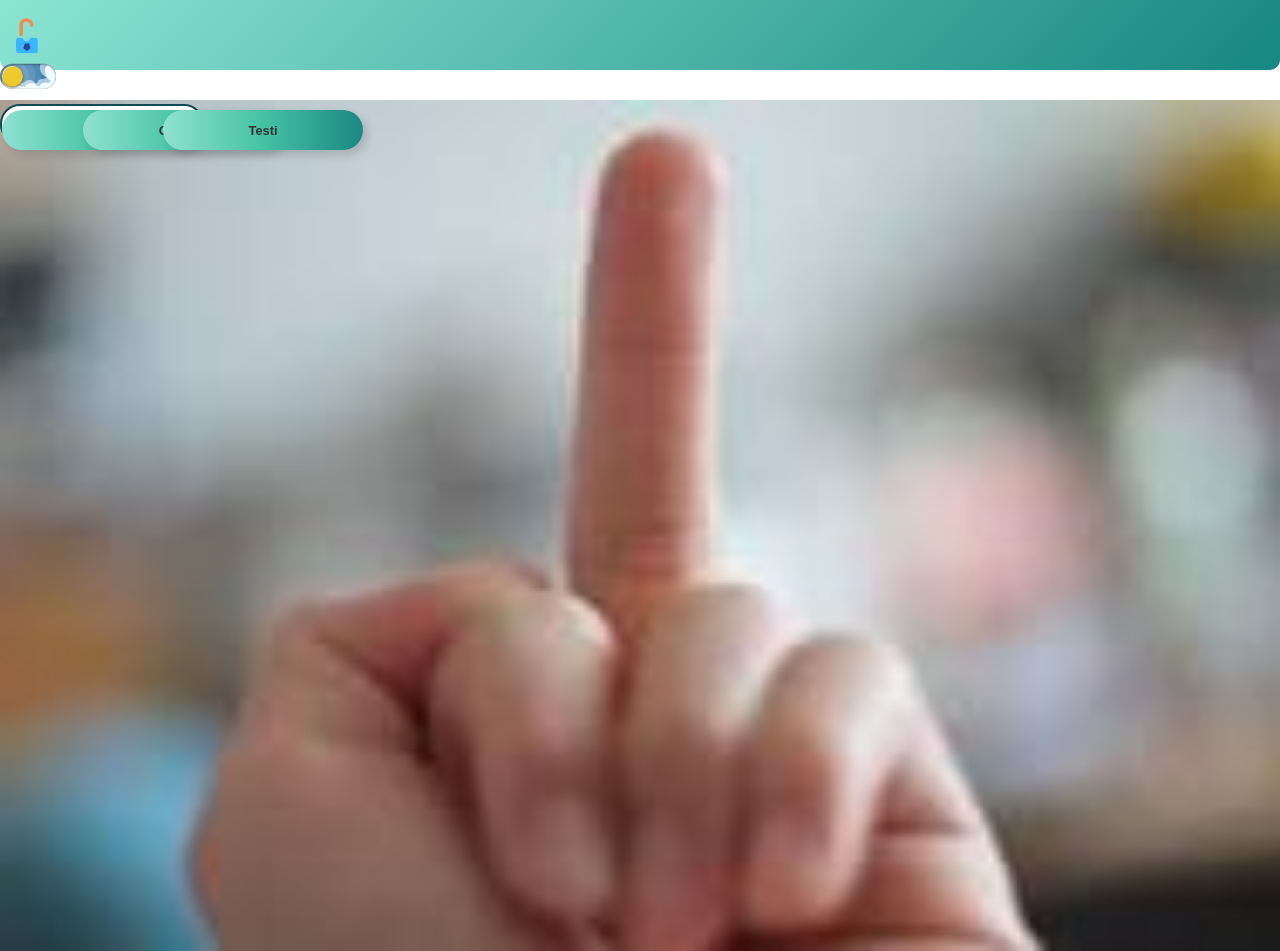
<file: testi.html>
<!DOCTYPE html>
<html lang="en">

<head>
    <meta charset="UTF-8">
    <meta name="viewport" content="width=device-width, initial-scale=1.0">
    <link rel="icon" href="/img/logo.png" type="image/x-icon">
    <title>Jasa Informatika</title>
    <link href="/css/header.css" rel="stylesheet">
    <link href="/css/style.css" rel="stylesheet">
    <link href="/css/footer.css" rel="stylesheet">
    <script src="/js/app.js"></script>
</head>

<body>
    <header class="header">
        <img class="logo" src="/img/icon.png" alt="" height="50" width="50">
        <div class="header-container">

        </div>
        <div class="dark-mode-.buttonkonsultasi">
            <label class="theme-switch">
                <input id="theme-switch" type="checkbox" class="theme-switch__checkbox">
                <div class="theme-switch__container">
                    <div class="theme-switch__clouds"></div>
                    <div class="theme-switch__stars-container">
                        <svg xmlns="http://www.w3.org/2000/svg" viewBox="0 0 144 55" fill="none">
                            <path fill-rule="evenodd" clip-rule="evenodd"
                                d="M135.831 3.00688C135.055 3.85027 134.111 4.29946 133 4.35447C134.111 4.40947 135.055 4.85867 135.831 5.71123C136.607 6.55462 136.996 7.56303 136.996 8.72727C136.996 7.95722 137.172 7.25134 137.525 6.59129C137.886 5.93124 138.372 5.39954 138.98 5.00535C139.598 4.60199 140.268 4.39114 141 4.35447C139.88 4.2903 138.936 3.85027 138.16 3.00688C137.384 2.16348 136.996 1.16425 136.996 0C136.996 1.16425 136.607 2.16348 135.831 3.00688ZM31 23.3545C32.1114 23.2995 33.0551 22.8503 33.8313 22.0069C34.6075 21.1635 34.9956 20.1642 34.9956 19C34.9956 20.1642 35.3837 21.1635 36.1599 22.0069C36.9361 22.8503 37.8798 23.2903 39 23.3545C38.2679 23.3911 37.5976 23.602 36.9802 24.0053C36.3716 24.3995 35.8864 24.9312 35.5248 25.5913C35.172 26.2513 34.9956 26.9572 34.9956 27.7273C34.9956 26.563 34.6075 25.5546 33.8313 24.7112C33.0551 23.8587 32.1114 23.4095 31 23.3545ZM0 36.3545C1.11136 36.2995 2.05513 35.8503 2.83131 35.0069C3.6075 34.1635 3.99559 33.1642 3.99559 32C3.99559 33.1642 4.38368 34.1635 5.15987 35.0069C5.93605 35.8503 6.87982 36.2903 8 36.3545C7.26792 36.3911 6.59757 36.602 5.98015 37.0053C5.37155 37.3995 4.88644 37.9312 4.52481 38.5913C4.172 39.2513 3.99559 39.9572 3.99559 40.7273C3.99559 39.563 3.6075 38.5546 2.83131 37.7112C2.05513 36.8587 1.11136 36.4095 0 36.3545ZM56.8313 24.0069C56.0551 24.8503 55.1114 25.2995 54 25.3545C55.1114 25.4095 56.0551 25.8587 56.8313 26.7112C57.6075 27.5546 57.9956 28.563 57.9956 29.7273C57.9956 28.9572 58.172 28.2513 58.5248 27.5913C58.8864 26.9312 59.3716 26.3995 59.9802 26.0053C60.5976 25.602 61.2679 25.3911 62 25.3545C60.8798 25.2903 59.9361 24.8503 59.1599 24.0069C58.3837 23.1635 57.9956 22.1642 57.9956 21C57.9956 22.1642 57.6075 23.1635 56.8313 24.0069ZM81 25.3545C82.1114 25.2995 83.0551 24.8503 83.8313 24.0069C84.6075 23.1635 84.9956 22.1642 84.9956 21C84.9956 22.1642 85.3837 23.1635 86.1599 24.0069C86.9361 24.8503 87.8798 25.2903 89 25.3545C88.2679 25.3911 87.5976 25.602 86.9802 26.0053C86.3716 26.3995 85.8864 26.9312 85.5248 27.5913C85.172 28.2513 84.9956 28.9572 84.9956 29.7273C84.9956 28.563 84.6075 27.5546 83.8313 26.7112C83.0551 25.8587 82.1114 25.4095 81 25.3545ZM136 36.3545C137.111 36.2995 138.055 35.8503 138.831 35.0069C139.607 34.1635 139.996 33.1642 139.996 32C139.996 33.1642 140.384 34.1635 141.16 35.0069C141.936 35.8503 142.88 36.2903 144 36.3545C143.268 36.3911 142.598 36.602 141.98 37.0053C141.372 37.3995 140.886 37.9312 140.525 38.5913C140.172 39.2513 139.996 39.9572 139.996 40.7273C139.996 39.563 139.607 38.5546 138.831 37.7112C138.055 36.8587 137.111 36.4095 136 36.3545ZM101.831 49.0069C101.055 49.8503 100.111 50.2995 99 50.3545C100.111 50.4095 101.055 50.8587 101.831 51.7112C102.607 52.5546 102.996 53.563 102.996 54.7273C102.996 53.9572 103.172 53.2513 103.525 52.5913C103.886 51.9312 104.372 51.3995 104.98 51.0053C105.598 50.602 106.268 50.3911 107 50.3545C105.88 50.2903 104.936 49.8503 104.16 49.0069C103.384 48.1635 102.996 47.1642 102.996 46C102.996 47.1642 102.607 48.1635 101.831 49.0069Z"
                                fill="currentColor"></path>
                        </svg>
                    </div>
                    <div class="theme-switch__circle-container">
                        <div class="theme-switch__sun-moon-container">
                            <div class="theme-switch__moon">
                                <div class="theme-switch__spot"></div>
                                <div class="theme-switch__spot"></div>
                                <div class="theme-switch__spot"></div>
                            </div>
                        </div>
                    </div>
                </div>
            </label>
        </div>
        <div class="option-.buttonkonsultasi">
            <div class="wrapper">
                <div class="option" id="homebtnkonsul">
                    <input class="input" type="radio" name="btnkonsul" value="option1">
                    <label class="btnkonsul">
                        <span class="span">Home</span>
                    </label>
                </div>
                <div class="option" id="contactbtnkonsul">
                    <input class="input" type="radio" name="btnkonsul" value="option2">
                    <label class="btnkonsul">
                        <span class="span">Contact</span>
                    </label>
                </div>
                <div class="option" id="testibtnkonsul">
                    <input class="input" type="radio" name="btnkonsul" value="option3" checked>
                    <label class="btnkonsul">
                        <span class="span">Testi</span>
                    </label>
                </div>
            </div>
        </div>

        </div>

        <!--SCRIPT OPSI HEADER  -->
        <script>
            document.getElementById("homebtnkonsul").addEventListener("click", function () {
                window.location.href = "home.html";
            });

            document.getElementById("contactbtnkonsul").addEventListener("click", function () {
                window.location.href = "contact.html";
            });

            document.getElementById("testibtnkonsul").addEventListener("click", function () {
                window.location.href = "testi.html";
            });
        </script>

    </header>
    <img class="fvck"
        src="[data-uri]">
</body>

</html>
</file>
<file: css/index.css>
.container {
    position: absolute;
    top: 50%;
    left: 50%;
    border-radius: 50%;
    height: 96px;
    width: 96px;
    animation: rotate_3922 1.2s linear infinite;
    background-color: #f18b50;
    background-image: linear-gradient(#f18b50, #38b6ff, #32438f);
}
.icon-splash {
    display: flex;
    justify-content: center;
    align-items: center;
    position: absolute;
    top: 50%;
    left: 49.75%;
    transform: translate(-50%, -50%);
    z-index: 1;
}

.container span {
    position: absolute;
    border-radius: 50%;
    height: 100%;
    width: 100%;
    background-color: #f18b50;
    background-image: linear-gradient(#f18b50, #38b6ff, #32438f);
}

.container span:nth-of-type(1) {
    filter: blur(5px);
}

.container span:nth-of-type(2) {
    filter: blur(10px);
}

.container span:nth-of-type(3) {
    filter: blur(25px);
}

.container span:nth-of-type(4) {
    filter: blur(50px);
}

.container::after {
    content: "";
    position: absolute;
    top: 10px;
    left: 10px;
    right: 10px;
    bottom: 10px;
    background-color: #fff;
    border: solid 5px #ffffff;
    border-radius: 50%;
}

@keyframes rotate_3922 {
    from {
        transform: translate(-50%, -50%) rotate(0deg);
    }

    to {
        transform: translate(-50%, -50%) rotate(360deg);
    }
}
</file>
<file: css/header.css>
.fvck{
    margin-top: 100px;
}
.dark-mode {
    background-color: #1D1F2C;
    color: #ffffff;
}

.header {   
    height: 70px;
    background-image: linear-gradient(135deg, #8be5d3 , #168781);
    border-bottom-left-radius: 10px;
    border-bottom-right-radius: 10px;
    position: fixed; 
    top: 0;
    left: 0;
    right: 0;
    z-index: 2;
}


.header-container {
    float: right;
}

.logo {
    margin-top: 10px;
}

.option-button {
    float: right;
    margin-right: 20px;

}

.wrapper {
    --font-color-dark: #323232;
    --font-color-light: #FFF;
    --bg-color: #fff;
    --main-color: #104a55;
    position: relative;
    width: 100%;
    max-width: 200px;
    height: 36px;
    background-color: var(--bg-color);
    border: 2px solid var(--main-color);
    border-radius: 34px;
    display: flex;
    flex-direction: row;
    box-shadow: 4px 4px var(--main-color);
    margin-top: 15px;
}

.option {
    width: 80.5px;
    height: 28px;
    position: relative;
    top: 4px;
}

.input {
    width: 100%;
    height: 100%;
    position: absolute;
    left: 0;
    top: 0;
    appearance: none;
    cursor: pointer;
}

.btn {
    width: 100%;
    height: 100%;
    background-color: var(--bg-color);
    border-radius: 50px;
    display: flex;
    justify-content: center;
    align-items: center;
}

.span {
    color: var(--font-color-dark);
}

.input:checked+.btn {
    background-color: var(--main-color);
}

.input:checked+.btn .span {
    color: var(--font-color-light);
}

.dark-mode-button {
    float: right;
    margin-right: 15px;
    margin-top: 22px;
}

.theme-switch {
    --toggle-size: 10px;
    /* the size is adjusted using font-size,
       this is not transform scale,
       so you can choose any size */
    --container-width: 5.625em;
    --container-height: 2.5em;
    --container-radius: 6.25em;
    /* radius 0 - minecraft mode :) */
    --container-light-bg: #3D7EAE;
    --container-night-bg: #1D1F2C;
    --circle-container-diameter: 3.375em;
    --sun-moon-diameter: 2.125em;
    --sun-bg: #ECCA2F;
    --moon-bg: #C4C9D1;
    --spot-color: #959DB1;
    --circle-container-offset: calc((var(--circle-container-diameter) - var(--container-height)) / 2 * -1);
    --stars-color: #fff;
    --clouds-color: #F3FDFF;
    --back-clouds-color: #AACADF;
    --transition: .5s cubic-bezier(0, -0.02, 0.4, 1.25);
    --circle-transition: .3s cubic-bezier(0, -0.02, 0.35, 1.17);
}

.theme-switch,
.theme-switch *,
.theme-switch *::before,
.theme-switch *::after {
    -webkit-box-sizing: border-box;
    box-sizing: border-box;
    margin: 0;
    padding: 0;
    font-size: var(--toggle-size);
}

.theme-switch__container {
    width: var(--container-width);
    height: var(--container-height);
    background-color: var(--container-light-bg);
    border-radius: var(--container-radius);
    overflow: hidden;
    cursor: pointer;
    -webkit-box-shadow: 0em -0.062em 0.062em rgba(0, 0, 0, 0.25), 0em 0.062em 0.125em rgba(255, 255, 255, 0.94);
    box-shadow: 0em -0.062em 0.062em rgba(0, 0, 0, 0.25), 0em 0.062em 0.125em rgba(255, 255, 255, 0.94);
    -webkit-transition: var(--transition);
    -o-transition: var(--transition);
    transition: var(--transition);
    position: relative;
}

.theme-switch__container::before {
    content: "";
    position: absolute;
    z-index: 1;
    inset: 0;
    -webkit-box-shadow: 0em 0.05em 0.187em rgba(0, 0, 0, 0.25) inset, 0em 0.05em 0.187em rgba(0, 0, 0, 0.25) inset;
    box-shadow: 0em 0.05em 0.187em rgba(0, 0, 0, 0.25) inset, 0em 0.05em 0.187em rgba(0, 0, 0, 0.25) inset;
    border-radius: var(--container-radius)
}

.theme-switch__checkbox {
    display: none;
}

.theme-switch__circle-container {
    width: var(--circle-container-diameter);
    height: var(--circle-container-diameter);
    background-color: rgba(255, 255, 255, 0.1);
    position: absolute;
    left: var(--circle-container-offset);
    top: var(--circle-container-offset);
    border-radius: var(--container-radius);
    -webkit-box-shadow: inset 0 0 0 3.375em rgba(255, 255, 255, 0.1), inset 0 0 0 3.375em rgba(255, 255, 255, 0.1), 0 0 0 0.625em rgba(255, 255, 255, 0.1), 0 0 0 1.25em rgba(255, 255, 255, 0.1);
    box-shadow: inset 0 0 0 3.375em rgba(255, 255, 255, 0.1), inset 0 0 0 3.375em rgba(255, 255, 255, 0.1), 0 0 0 0.625em rgba(255, 255, 255, 0.1), 0 0 0 1.25em rgba(255, 255, 255, 0.1);
    display: -webkit-box;
    display: -ms-flexbox;
    display: flex;
    -webkit-transition: var(--circle-transition);
    -o-transition: var(--circle-transition);
    transition: var(--circle-transition);
    pointer-events: none;
}

.theme-switch__sun-moon-container {
    pointer-events: auto;
    position: relative;
    z-index: 2;
    width: var(--sun-moon-diameter);
    height: var(--sun-moon-diameter);
    margin: auto;
    border-radius: var(--container-radius);
    background-color: var(--sun-bg);
    -webkit-box-shadow: 0.062em 0.062em 0.062em 0em rgba(254, 255, 239, 0.61) inset, 0em -0.062em 0.062em 0em #a1872a inset;
    box-shadow: 0.062em 0.062em 0.062em 0em rgba(254, 255, 239, 0.61) inset, 0em -0.062em 0.062em 0em #a1872a inset;
    -webkit-filter: drop-shadow(0.062em 0.125em 0.125em rgba(0, 0, 0, 0.25)) drop-shadow(0em 0.062em 0.125em rgba(0, 0, 0, 0.25));
    filter: drop-shadow(0.062em 0.125em 0.125em rgba(0, 0, 0, 0.25)) drop-shadow(0em 0.062em 0.125em rgba(0, 0, 0, 0.25));
    overflow: hidden;
    -webkit-transition: var(--transition);
    -o-transition: var(--transition);
    transition: var(--transition);
}

.theme-switch__moon {
    -webkit-transform: translateX(100%);
    -ms-transform: translateX(100%);
    transform: translateX(100%);
    width: 100%;
    height: 100%;
    background-color: var(--moon-bg);
    border-radius: inherit;
    -webkit-box-shadow: 0.062em 0.062em 0.062em 0em rgba(254, 255, 239, 0.61) inset, 0em -0.062em 0.062em 0em #969696 inset;
    box-shadow: 0.062em 0.062em 0.062em 0em rgba(254, 255, 239, 0.61) inset, 0em -0.062em 0.062em 0em #969696 inset;
    -webkit-transition: var(--transition);
    -o-transition: var(--transition);
    transition: var(--transition);
    position: relative;
}

.theme-switch__spot {
    position: absolute;
    top: 0.75em;
    left: 0.312em;
    width: 0.75em;
    height: 0.75em;
    border-radius: var(--container-radius);
    background-color: var(--spot-color);
    -webkit-box-shadow: 0em 0.0312em 0.062em rgba(0, 0, 0, 0.25) inset;
    box-shadow: 0em 0.0312em 0.062em rgba(0, 0, 0, 0.25) inset;
}

.theme-switch__spot:nth-of-type(2) {
    width: 0.375em;
    height: 0.375em;
    top: 0.937em;
    left: 1.375em;
}

.theme-switch__spot:nth-last-of-type(3) {
    width: 0.25em;
    height: 0.25em;
    top: 0.312em;
    left: 0.812em;
}

.theme-switch__clouds {
    width: 1.25em;
    height: 1.25em;
    background-color: var(--clouds-color);
    border-radius: var(--container-radius);
    position: absolute;
    bottom: -0.625em;
    left: 0.312em;
    -webkit-box-shadow: 0.937em 0.312em var(--clouds-color), -0.312em -0.312em var(--back-clouds-color), 1.437em 0.375em var(--clouds-color), 0.5em -0.125em var(--back-clouds-color), 2.187em 0 var(--clouds-color), 1.25em -0.062em var(--back-clouds-color), 2.937em 0.312em var(--clouds-color), 2em -0.312em var(--back-clouds-color), 3.625em -0.062em var(--clouds-color), 2.625em 0em var(--back-clouds-color), 4.5em -0.312em var(--clouds-color), 3.375em -0.437em var(--back-clouds-color), 4.625em -1.75em 0 0.437em var(--clouds-color), 4em -0.625em var(--back-clouds-color), 4.125em -2.125em 0 0.437em var(--back-clouds-color);
    box-shadow: 0.937em 0.312em var(--clouds-color), -0.312em -0.312em var(--back-clouds-color), 1.437em 0.375em var(--clouds-color), 0.5em -0.125em var(--back-clouds-color), 2.187em 0 var(--clouds-color), 1.25em -0.062em var(--back-clouds-color), 2.937em 0.312em var(--clouds-color), 2em -0.312em var(--back-clouds-color), 3.625em -0.062em var(--clouds-color), 2.625em 0em var(--back-clouds-color), 4.5em -0.312em var(--clouds-color), 3.375em -0.437em var(--back-clouds-color), 4.625em -1.75em 0 0.437em var(--clouds-color), 4em -0.625em var(--back-clouds-color), 4.125em -2.125em 0 0.437em var(--back-clouds-color);
    -webkit-transition: 0.5s cubic-bezier(0, -0.02, 0.4, 1.25);
    -o-transition: 0.5s cubic-bezier(0, -0.02, 0.4, 1.25);
    transition: 0.5s cubic-bezier(0, -0.02, 0.4, 1.25);
}

.theme-switch__stars-container {
    position: absolute;
    color: var(--stars-color);
    top: -100%;
    left: 0.312em;
    width: 2.75em;
    height: auto;
    -webkit-transition: var(--transition);
    -o-transition: var(--transition);
    transition: var(--transition);
}

/* actions */

.theme-switch__checkbox:checked+.theme-switch__container {
    background-color: var(--container-night-bg);
}

.theme-switch__checkbox:checked+.theme-switch__container .theme-switch__circle-container {
    left: calc(100% - var(--circle-container-offset) - var(--circle-container-diameter));
}

.theme-switch__checkbox:checked+.theme-switch__container .theme-switch__circle-container:hover {
    left: calc(100% - var(--circle-container-offset) - var(--circle-container-diameter) - 0.187em)
}

.theme-switch__circle-container:hover {
    left: calc(var(--circle-container-offset) + 0.187em);
}

.theme-switch__checkbox:checked+.theme-switch__container .theme-switch__moon {
    -webkit-transform: translate(0);
    -ms-transform: translate(0);
    transform: translate(0);
}

.theme-switch__checkbox:checked+.theme-switch__container .theme-switch__clouds {
    bottom: -4.062em;
}

.theme-switch__checkbox:checked+.theme-switch__container .theme-switch__stars-container {
    top: 50%;
    -webkit-transform: translateY(-50%);
    -ms-transform: translateY(-50%);
    transform: translateY(-50%);
}
</file>
<file: css/style.css>
html {
    scroll-behavior: smooth;
}

body {
    font-family: 'Roboto', sans-serif;
    ;
    margin: 0;
    padding: 0;
    display: flex;
    flex-direction: column;
    min-height: 100vh;
    font-weight: 100;
}

.marg {
    margin-top: -10px;
}

.container {
    background-image: linear-gradient(135deg, #168781, #8be5d3);
    display: flex;
    width: 100%;
    border-radius: 10px;
    flex-direction: column;
    align-items: center;
    justify-content: center;
    margin: 20px auto;
}

.containerpolos {
    display: flex;
    width: 100%;
    border-radius: 10px;
    flex-direction: column;
    align-items: center;
    justify-content: center;
    margin-top: 20px;
}

.deskripsi {
    justify-content: center;
    margin-right: 50px;
    margin-left: 50px;
}

.banner {
    display: flex;
    background-image: linear-gradient(135deg, #168781, #8be5d3);
    width: 100%;
    height: 450px;
    border-bottom-left-radius: 20px;
    border-bottom-right-radius: 20px;
    z-index: 0;
    position: relative;
}

.info {
    color: white;
    margin-left: 20px;
    margin-top: 320px;
}

.info2 {
    color: white;
    margin-left: 20px;
}

#solutionText {
    font-size: 24px;
    font-weight: bold;
    color: #007bff;
}


.btn-container {
    position: absolute;
    bottom: 0;
    right: 0;
    margin-bottom: 20px;
    margin-right: 20px;
}

.btnorder {
    outline: 0;
    display: inline-flex;
    align-items: center;
    justify-content: space-between;
    background: #168781;
    min-width: 100px;
    border: 0;
    border-radius: 4px;
    box-shadow: 0 4px 12px rgba(0, 0, 0, .1);
    box-sizing: border-box;
    padding: 16px 20px;
    color: #fff;
    font-size: 12px;
    font-weight: 600;
    letter-spacing: 1.2px;
    text-transform: uppercase;
    overflow: hidden;
    cursor: pointer;
    margin-top: 200px;
}

.btnorder:hover {
    opacity: .95;
}

.btnorder .animation {
    border-radius: 100%;
    animation: ripple 0.6s linear infinite;
}

@keyframes ripple {
    0% {
        box-shadow: 0 0 0 0 rgba(255, 255, 255, 0.1), 0 0 0 20px rgba(255, 255, 255, 0.1), 0 0 0 40px rgba(255, 255, 255, 0.1), 0 0 0 60px rgba(255, 255, 255, 0.1);
    }

    100% {
        box-shadow: 0 0 0 20px rgba(255, 255, 255, 0.1), 0 0 0 40px rgba(255, 255, 255, 0.1), 0 0 0 60px rgba(255, 255, 255, 0.1), 0 0 0 80px rgba(255, 255, 255, 0);
    }
}

.benefit {
    margin-top: 20px;
    margin-bottom: 20px;
    display: flex;
    flex-direction: column;
    align-items: center;
    justify-content: center;
}

.info3 {
    margin-top: -10px;
    display: flex;
    justify-content: center;
    align-items: center;
    text-align: center;
}

.highlighted {
    color: #8be5d3;
}

.card-privasi {
    box-sizing: border-box;
    width: 100%;
    max-width: 150px;
    height: 254px;
    background: #8be5d3;
    border: 1px solid white;
    box-shadow: 12px 17px 51px rgba(0, 0, 0, 0.22);
    backdrop-filter: blur(6px);
    border-radius: 17px;
    text-align: center;
    cursor: pointer;
    transition: all 0.5s;
    display: flex;
    align-items: center;
    justify-content: center;
    user-select: none;
    font-weight: bolder;
    color: black;
    flex-direction: column;
    margin-right: 5px;
}

.card-privasi:hover {
    transform: scale(1.05);
}

.card-privasi:active {
    transform: scale(0.95) rotateZ(1.7deg);
}


.quantity-privasi {
    font-size: 25px;
    font-weight: 600;
    color: white;
}

.carditem {
    display: flex;
    align-items: center;
    justify-content: center;
    width: 50%;
    margin: 0 auto;
}


.card {
    width: 190px;
    height: 254px;
    color: white;
    display: grid;
    grid-template-columns: 1fr 1fr;
    grid-template-rows: 1fr 1fr;
    gap: 5px;
    overflow: visible;
}

.card .item {
    border-radius: 10px;
    width: 100%;
    height: 100%;
    display: flex;
    flex-direction: column;
    align-items: center;
    justify-content: center;
}

.item:hover {
    transform: scale(1.2);
    transition: all 0.5s ease-in-out;
}

.item svg {
    width: 40px;
    height: 40px;
    margin-bottom: 7px;
}

.item--1 {
    background: #8fe1d2;
}

.item--2 {
    background: #45c2a4;
}

.item--3 {
    background: #1b8782;
}

.item--4 {
    background: #104a55;
}

.quantity {
    font-size: 25px;
    font-weight: 600;
}

.text {
    font-size: 12px;
    font-family: inherit;
    font-weight: 700;
}

.text--1 {
    color: rgba(16, 74, 85, 255);
}

.text--2 {
    color: rgba(10, 31, 36, 255);
}

.text--3 {
    color: rgba(10, 31, 36, 255);
}

.text--4 {
    color: rgba(139, 229, 211, 255);
}

.konsul {
    margin-top: 20px;
    display: flex;
    align-items: center;
    justify-content: center;
    margin-bottom: 40px;
}

.imgtentang {
    border-radius: 20px;
    margin-top: 20px;
    margin-bottom: 20px;
    width: 70%;
}

.cards {
    display: flex;
    flex-direction: column;
    gap: 15px;
}

.cards .c1 {
    background-color: #104a55;
}

.cards .c2 {
    background-color: #1b8782;
}

.cards .c3 {
    background-color: #104a55;
}

.cards .c4 {
    background-color: #1b8782;
}

.cards .c5 {
    background-color: #104a55;
}

.cards .c6 {
    background-color: #1b8782;
}

.cards .card {
    display: flex;
    align-items: center;
    justify-content: center;
    flex-direction: column;
    text-align: center;
    height: 100px;
    width: 250px;
    border-radius: 10px;
    color: white;
    cursor: pointer;
    transition: 400ms;
    font-family: Poppins, sans-serif;
}

.cards .card p.tip {
    font-size: 1.2em;
    font-weight: 700;
}

.cards .card p.second-text {
    font-size: 1em;
}

.cards .card:hover {
    transform: scale(1.1, 1.1);
}

.cards:hover>.card:not(:hover) {
    filter: blur(10px);
    transform: scale(0.9, 0.9);
}


.btnkonsul {
    width: 200px;
    height: 40px;
    border: none;
    border-radius: 40px;
    background: linear-gradient(to right, #8fe1d2, #45c2a4, #1b8782, #104a55, #aa771c);
    display: flex;
    align-items: center;
    justify-content: center;
    gap: 8px;
    font-size: 0.8em;
    color: rgb(255, 255, 255);
    font-weight: 600;
    cursor: pointer;
    position: relative;
    transition-duration: 3s;
    box-shadow: 5px 5px 10px rgba(0, 0, 0, 0.144);
    background-size: 200% 200%;
}

.logoIcon path {
    fill: rgb(21, 71, 24);
}

.btnkonsul:hover {
    transform: scale(0.95);
    transition-duration: 3s;
    animation: gradient 5s ease infinite;
    background-position: right;
}

.konsul {
    text-decoration: none;
}

.kontakkami {
    display: flex;
    justify-content: center;
    margin: 0 auto;
    align-items: center;
}

.colorful-form {
    max-width: 400px;
    margin: 0 auto;
    padding: 50px;
    background-image: linear-gradient(135deg, #168781, #8be5d3);
    border-radius: 10px;
}

.form-group {
    margin-bottom: 20px;
}

.form-label {
    display: block;
    font-weight: bold;
    margin-bottom: 5px;
    color: #333;
}

.form-input {
    width: 100%;
    padding: 10px;
    border: none;
    background-color: #fff;
    margin-left: -10px;
    color: #333;
    border-radius: 5px;

}

textarea.form-input {
    height: 100px;
}

.form-button {
    display: block;
    width: 100%;
    padding: 10px;
    background-color: #1b8782;
    color: #fff;
    border: none;
    border-radius: 5px;
    cursor: pointer;
    transition: background-color 0.3s ease;
}

.form-button:hover {
    background-color: #8fe1d2;
    color: #000;
}
</file>
<file: css/footer.css>
.footer {
    display: flex;
    justify-content: center;
    align-items: center;
    background-color: #df8484;
    background-image: linear-gradient(135deg, #8be5d3 , #168781);
    box-shadow: 0 0 1px 0 rgba(118, 105, 105, 0.466), 0 6px 12px 0 rgba(24, 94, 224, 0.15);
    padding: 0.75rem;
    border-radius: 10px;
    margin-top: 20px;
    flex-direction: column;
}

.containerfooter {
    display: flex;
    justify-content: center;
    align-items: center;
    flex-direction: column;
}
.parent {
    width: 100%;
    height: 100%;
    display: flex;
    justify-content: center;
    align-items: center;
  }
  
  .child {
    width: 50px;
    height: 50px;
    display: flex;
    justify-content: center;
    align-items: center;
    transform-style: preserve-3d;
    transition: all 0.5s ease-in-out;
    border-radius: 50%;
    margin: 0 5px;
    background-color: aliceblue;
  }
  
  .child:hover {
    background-color: white;
    background-position: -100px 100px, -100px 100px;
    transform: rotate3d(0.5, 1, 0, 30deg);
    transform: perspective(180px) rotateX(60deg) translateY(2px);
    box-shadow: 0px 10px 10px rgb(1, 49, 182);
  }
  
  button {
    border: none;
    background-color: transparent;
    font-size: 20px;
  }
  
  .button:hover {
    width: inherit;
    height: inherit;
    display: flex;
    justify-content: center;
    align-items: center;
    transform: translate3d(0px, 0px, 15px) perspective(180px) rotateX(-35deg) translateY(2px);
    border-radius: 50%;
  }
</file>
